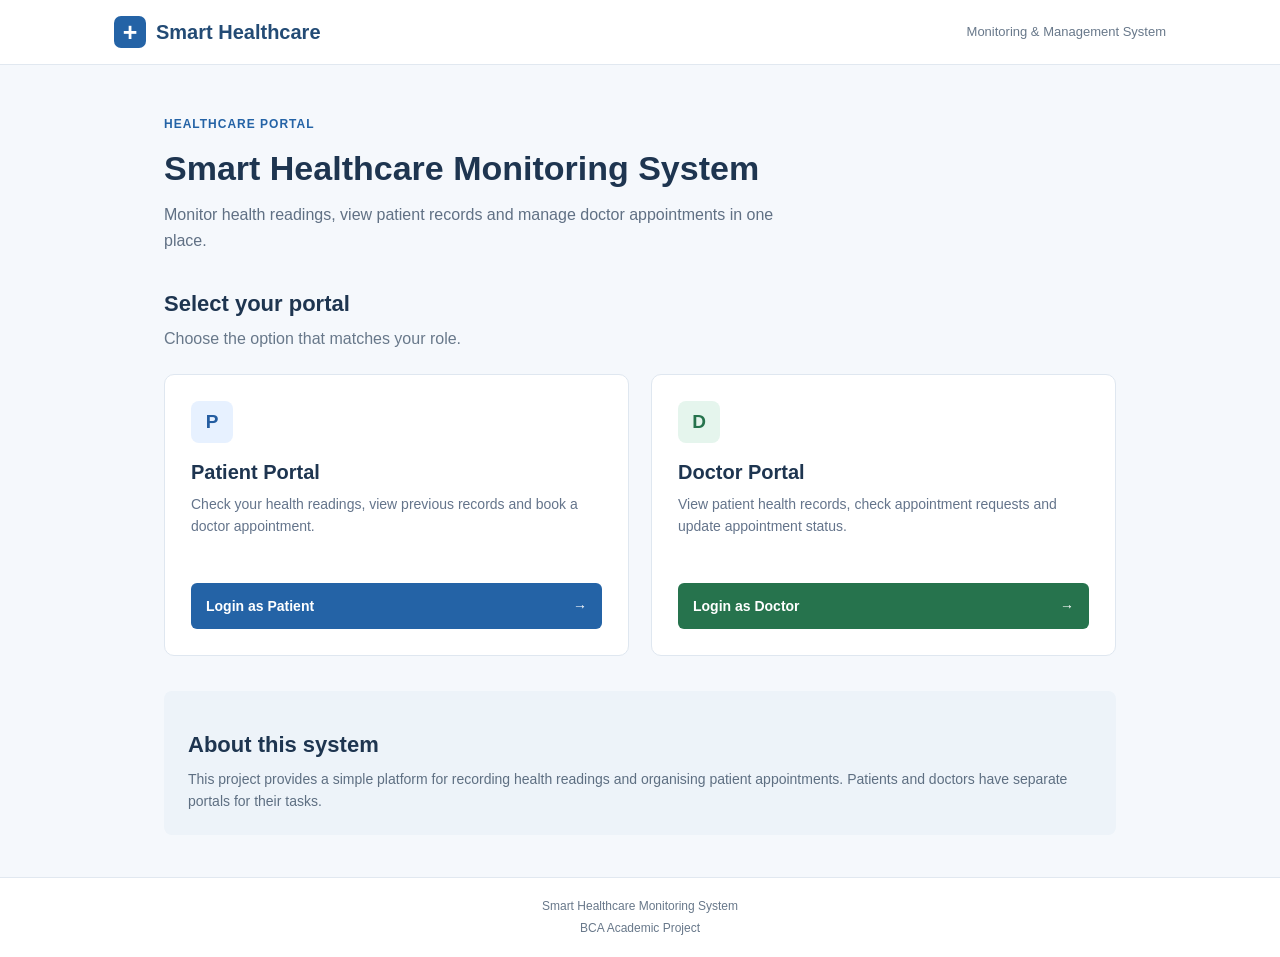
<file: index.html>
<!DOCTYPE html>
<html lang="en">
<head>
    <meta charset="UTF-8">
    <meta name="viewport" content="width=device-width, initial-scale=1.0">
    <title>Smart Healthcare Monitoring System</title>
    <link rel="stylesheet" href="style.css">
</head>
<body>

    <header class="site-header">
        <div class="header-content">
            <div class="logo">
                <span class="logo-symbol">+</span>
                <span>Smart Healthcare</span>
            </div>
            <span class="header-note">Monitoring & Management System</span>
        </div>
    </header>

    <main class="home-container">

        <section class="intro">
            <p class="small-heading">HEALTHCARE PORTAL</p>

            <h1>Smart Healthcare Monitoring System</h1>

            <p class="intro-text">
                Monitor health readings, view patient records and
                manage doctor appointments in one place.
            </p>
        </section>

        <section class="portal-section">
            <h2>Select your portal</h2>
            <p class="section-description">
                Choose the option that matches your role.
            </p>

            <div class="portal-grid">

                <article class="portal-card">
                    <div class="card-icon patient-icon">P</div>

                    <h3>Patient Portal</h3>

                    <p>
                        Check your health readings, view previous
                        records and book a doctor appointment.
                    </p>

                    <a href="patient.html" class="portal-button">
                        Login as Patient
                        <span>→</span>
                    </a>
                </article>

                <article class="portal-card">
                    <div class="card-icon doctor-icon">D</div>

                    <h3>Doctor Portal</h3>

                    <p>
                        View patient health records, check appointment
                        requests and update appointment status.
                    </p>

                    <a href="doctor.html" class="portal-button doctor-button">
                        Login as Doctor
                        <span>→</span>
                    </a>
                </article>

            </div>
        </section>

        <section class="info-section">
            <h2>About this system</h2>
            <p>
                This project provides a simple platform for recording
                health readings and organising patient appointments.
                Patients and doctors have separate portals for their tasks.
            </p>
        </section>

    </main>

    <footer class="site-footer">
        <p>Smart Healthcare Monitoring System</p>
        <p>BCA Academic Project</p>
    </footer>

</body>
</html>
</file>
<file: style.css>
/* General page styling */
* {
    box-sizing: border-box;
}

body {
    margin: 0;
    font-family: Arial, Helvetica, sans-serif;
    background-color: #f5f8fc;
    color: #263445;
    line-height: 1.6;
}

a {
    text-decoration: none;
    color: inherit;
}

h1, h2, h3 {
    color: #1e3550;
    line-height: 1.3;
}

p {
    margin-top: 8px;
}

/* Header */
.site-header {
    background-color: #ffffff;
    border-bottom: 1px solid #e1e8f0;
}

.header-content {
    max-width: 1100px;
    margin: auto;
    padding: 16px 24px;
    display: flex;
    justify-content: space-between;
    align-items: center;
    gap: 16px;
}

.logo {
    display: flex;
    align-items: center;
    gap: 10px;
    font-size: 20px;
    font-weight: bold;
    color: #234b75;
}

.logo-symbol {
    width: 32px;
    height: 32px;
    border-radius: 7px;
    background-color: #2463a6;
    color: #ffffff;
    display: inline-flex;
    justify-content: center;
    align-items: center;
    font-size: 25px;
}

.header-note {
    color: #68788a;
    font-size: 13px;
}

/* Main welcome page */
.home-container {
    max-width: 1000px;
    margin: 0 auto;
    padding: 42px 24px;
}

.intro {
    max-width: 720px;
    margin-bottom: 36px;
}

.small-heading {
    color: #2463a6;
    font-size: 12px;
    font-weight: bold;
    letter-spacing: 1px;
}

.intro h1 {
    font-size: 34px;
    margin: 12px 0;
}

.intro-text {
    max-width: 650px;
    color: #607084;
    font-size: 16px;
}

.portal-section {
    margin-top: 30px;
}

.portal-section h2,
.info-section h2 {
    font-size: 22px;
    margin-bottom: 5px;
}

.section-description {
    color: #68788a;
    margin-bottom: 22px;
}

.portal-grid {
    display: grid;
    grid-template-columns: repeat(2, minmax(0, 1fr));
    gap: 22px;
}

.portal-card {
    background-color: #ffffff;
    border: 1px solid #dfe7f0;
    border-radius: 10px;
    padding: 26px;
}

.portal-card h3 {
    font-size: 20px;
    margin: 16px 0 8px;
}

.portal-card p {
    color: #64748b;
    font-size: 14px;
    min-height: 68px;
}

.card-icon {
    width: 42px;
    height: 42px;
    display: flex;
    align-items: center;
    justify-content: center;
    border-radius: 8px;
    font-size: 19px;
    font-weight: bold;
}

.patient-icon {
    background-color: #e7f1ff;
    color: #245da1;
}

.doctor-icon {
    background-color: #e5f5ed;
    color: #26734d;
}

/* Portal buttons */
.portal-button {
    display: flex;
    justify-content: space-between;
    align-items: center;
    gap: 10px;
    margin-top: 22px;
    padding: 12px 15px;
    border-radius: 6px;
    background-color: #2463a6;
    color: #ffffff;
    font-size: 14px;
    font-weight: bold;
}

.portal-button:hover {
    background-color: #194d86;
}

.doctor-button {
    background-color: #26734d;
}

.doctor-button:hover {
    background-color: #1e5c3d;
}

/* About section */
.info-section {
    background-color: #edf3f9;
    border-radius: 8px;
    padding: 22px 24px;
    margin-top: 35px;
}

.info-section p {
    color: #5e6f82;
    font-size: 14px;
    margin-bottom: 0;
}

/* Footer */
.site-footer {
    border-top: 1px solid #e1e8f0;
    background-color: #ffffff;
    text-align: center;
    padding: 16px;
    color: #68788a;
    font-size: 12px;
}

.site-footer p {
    margin: 3px;
}

/* Existing project sections and forms */
.section {
    background-color: #ffffff;
    border: 1px solid #e1e8f0;
    border-radius: 8px;
    padding: 22px;
    margin: 20px auto;
    max-width: 900px;
}

input,
select,
textarea {
    width: 100%;
    max-width: 450px;
    padding: 11px 12px;
    margin-top: 6px;
    border: 1px solid #cbd5e1;
    border-radius: 5px;
    font-family: inherit;
    font-size: 14px;
    background-color: #ffffff;
}

input:focus,
select:focus,
textarea:focus {
    outline: 2px solid #c5dcf7;
    border-color: #2463a6;
}

button {
    border: none;
    border-radius: 5px;
    background-color: #2463a6;
    color: #ffffff;
    padding: 11px 18px;
    font-size: 14px;
    cursor: pointer;
}

button:hover {
    background-color: #194d86;
}

label {
    display: inline-block;
    margin-top: 8px;
    font-weight: 600;
    font-size: 14px;
}

canvas {
    max-width: 100%;
}

#healthHistory p,
.doctor-record {
    padding: 12px;
    margin: 10px 0;
    background-color: #f5f8fc;
    border: 1px solid #e1e8f0;
    border-radius: 5px;
}

/* Mobile layout */
@media (max-width: 650px) {
    .header-content {
        align-items: flex-start;
        flex-direction: column;
        padding: 14px 18px;
    }

    .home-container {
        padding: 30px 18px;
    }

    .intro h1 {
        font-size: 27px;
    }

    .portal-grid {
        grid-template-columns: 1fr;
    }

    .portal-card p {
        min-height: auto;
    }

    .section {
        margin: 14px;
        padding: 16px;
    }
}
</file>
